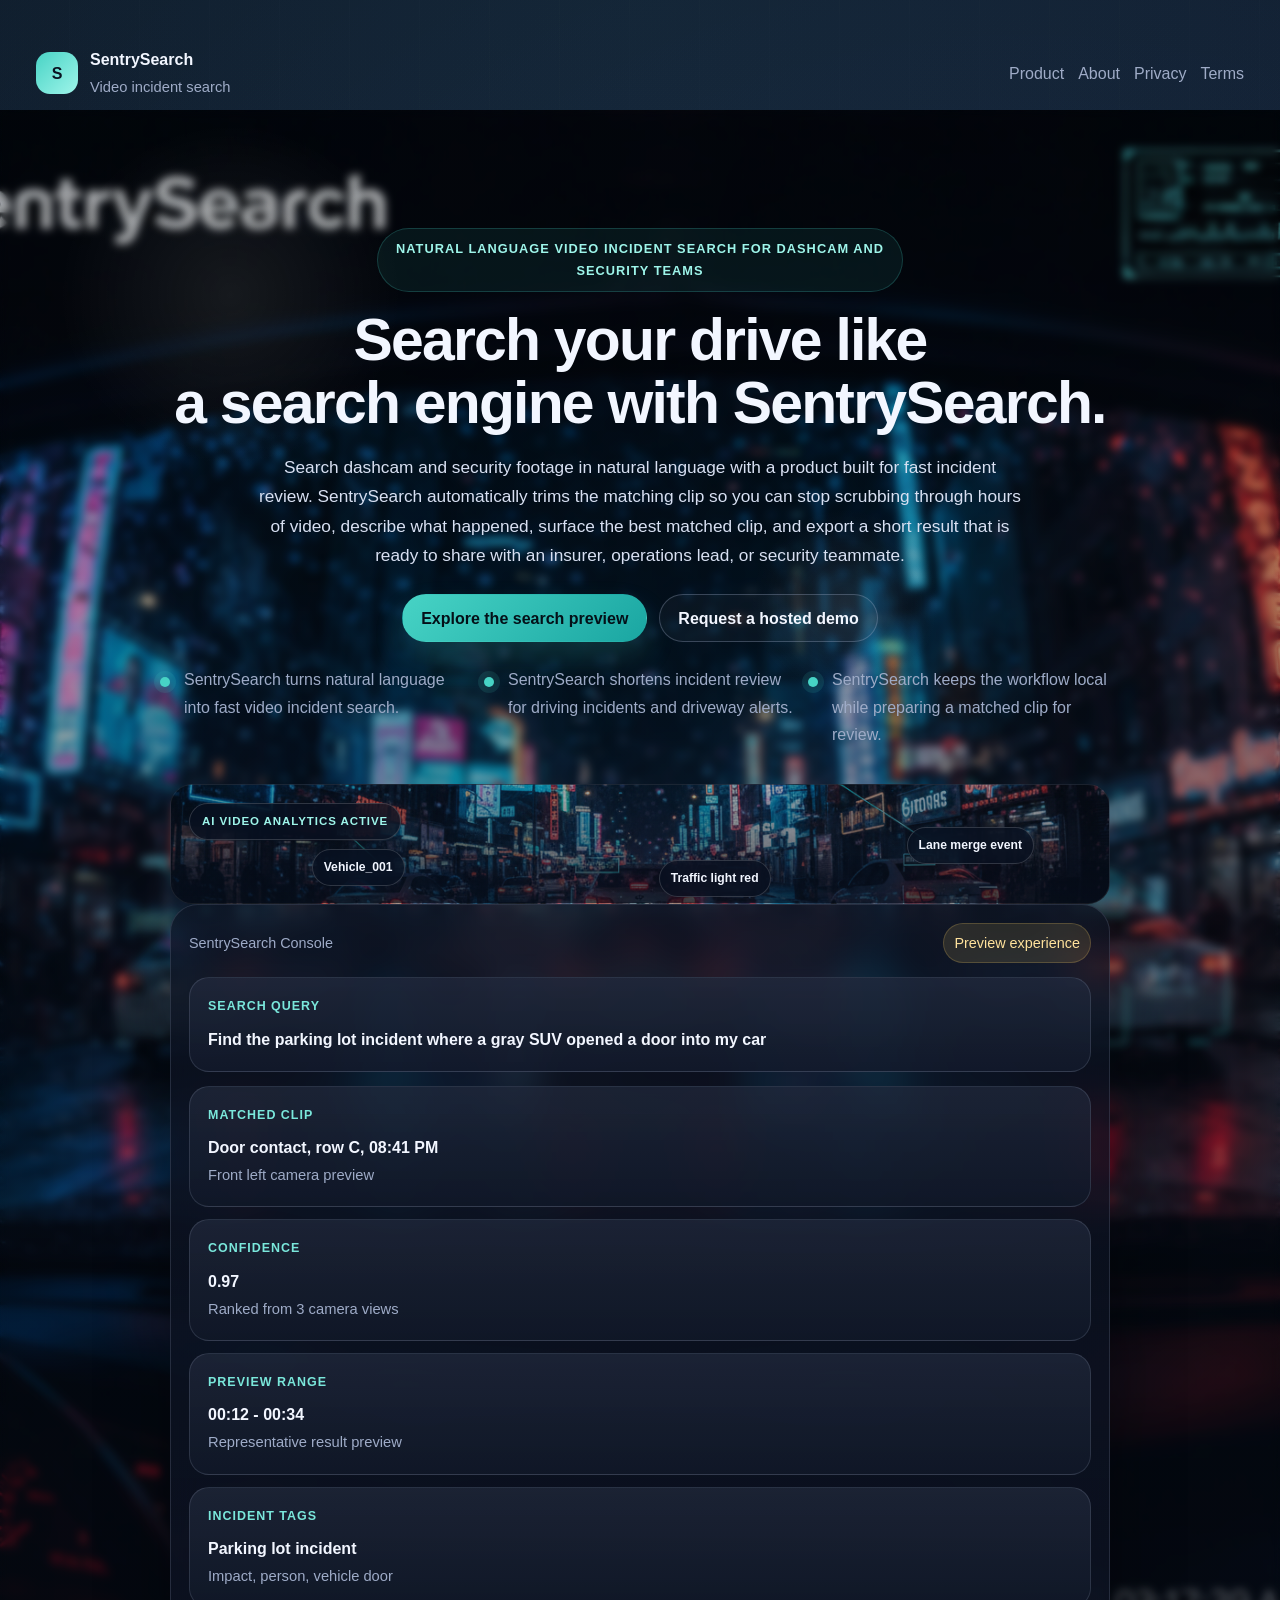
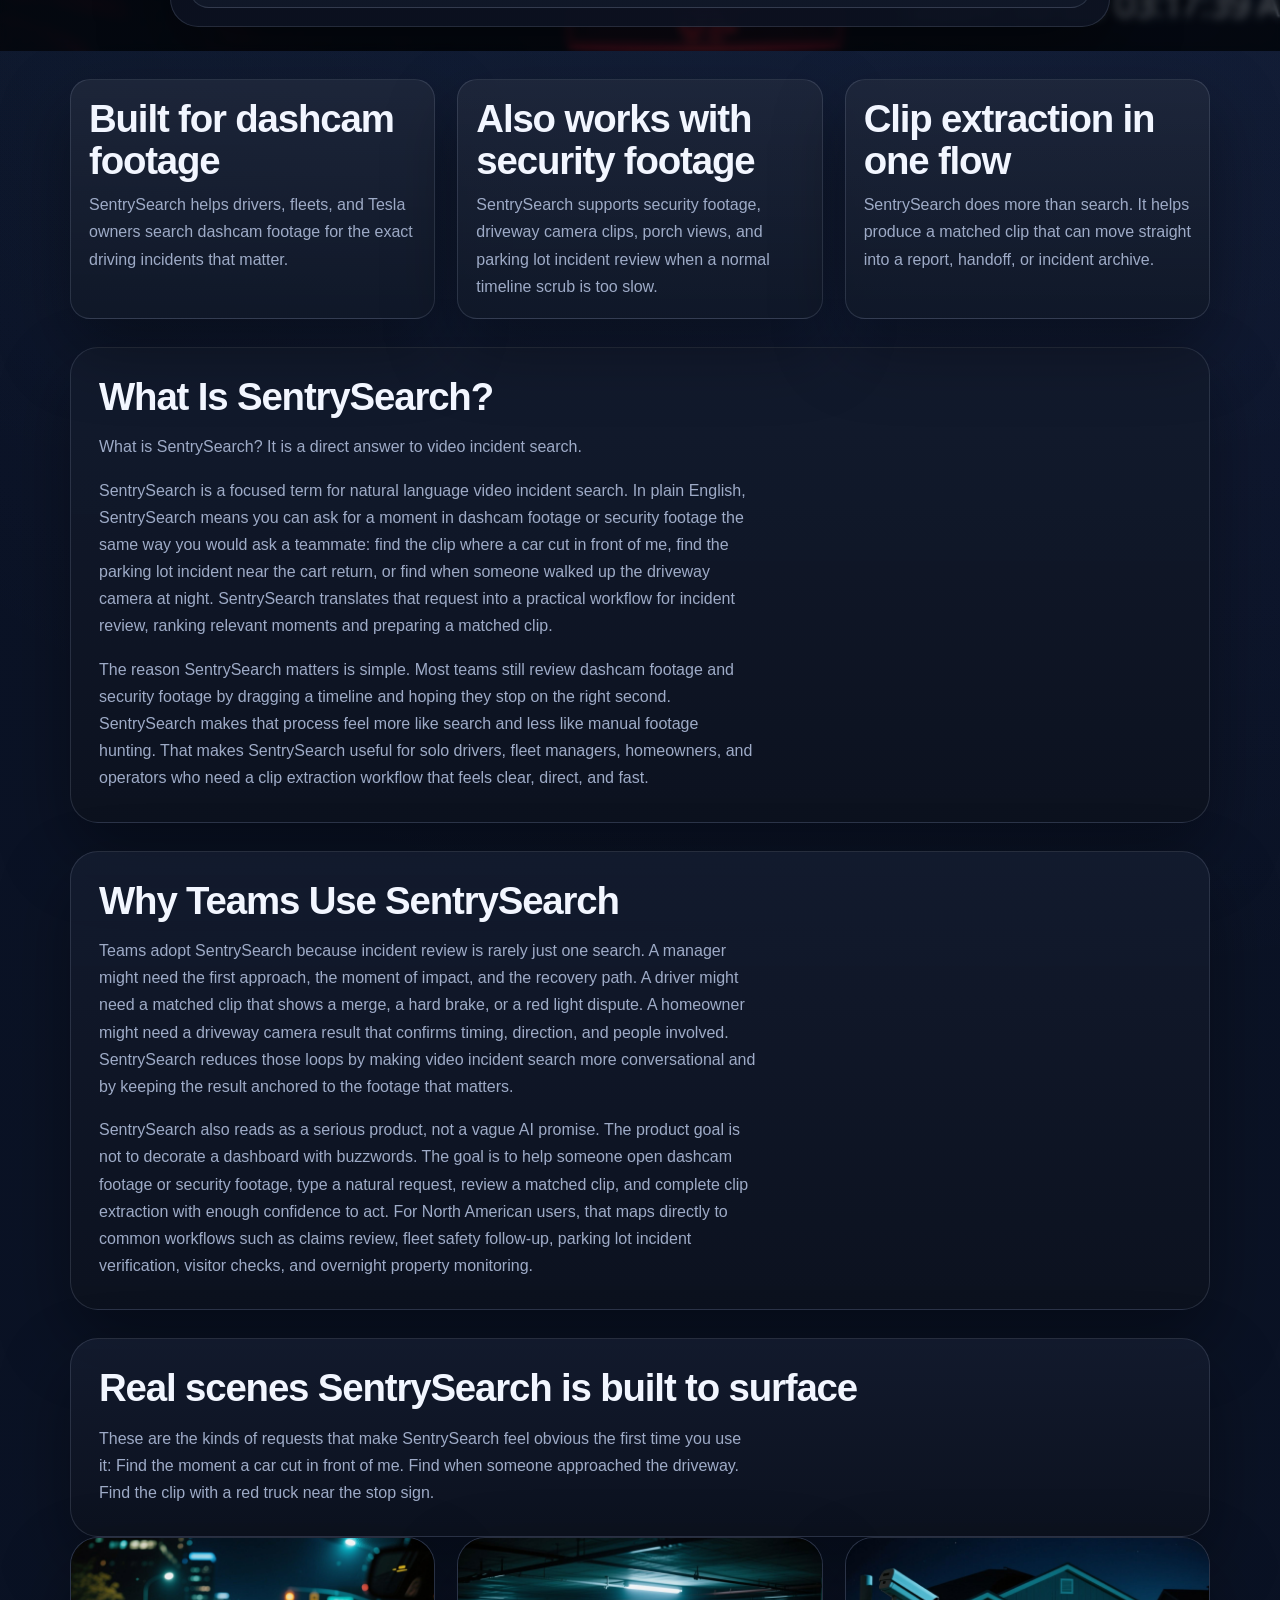
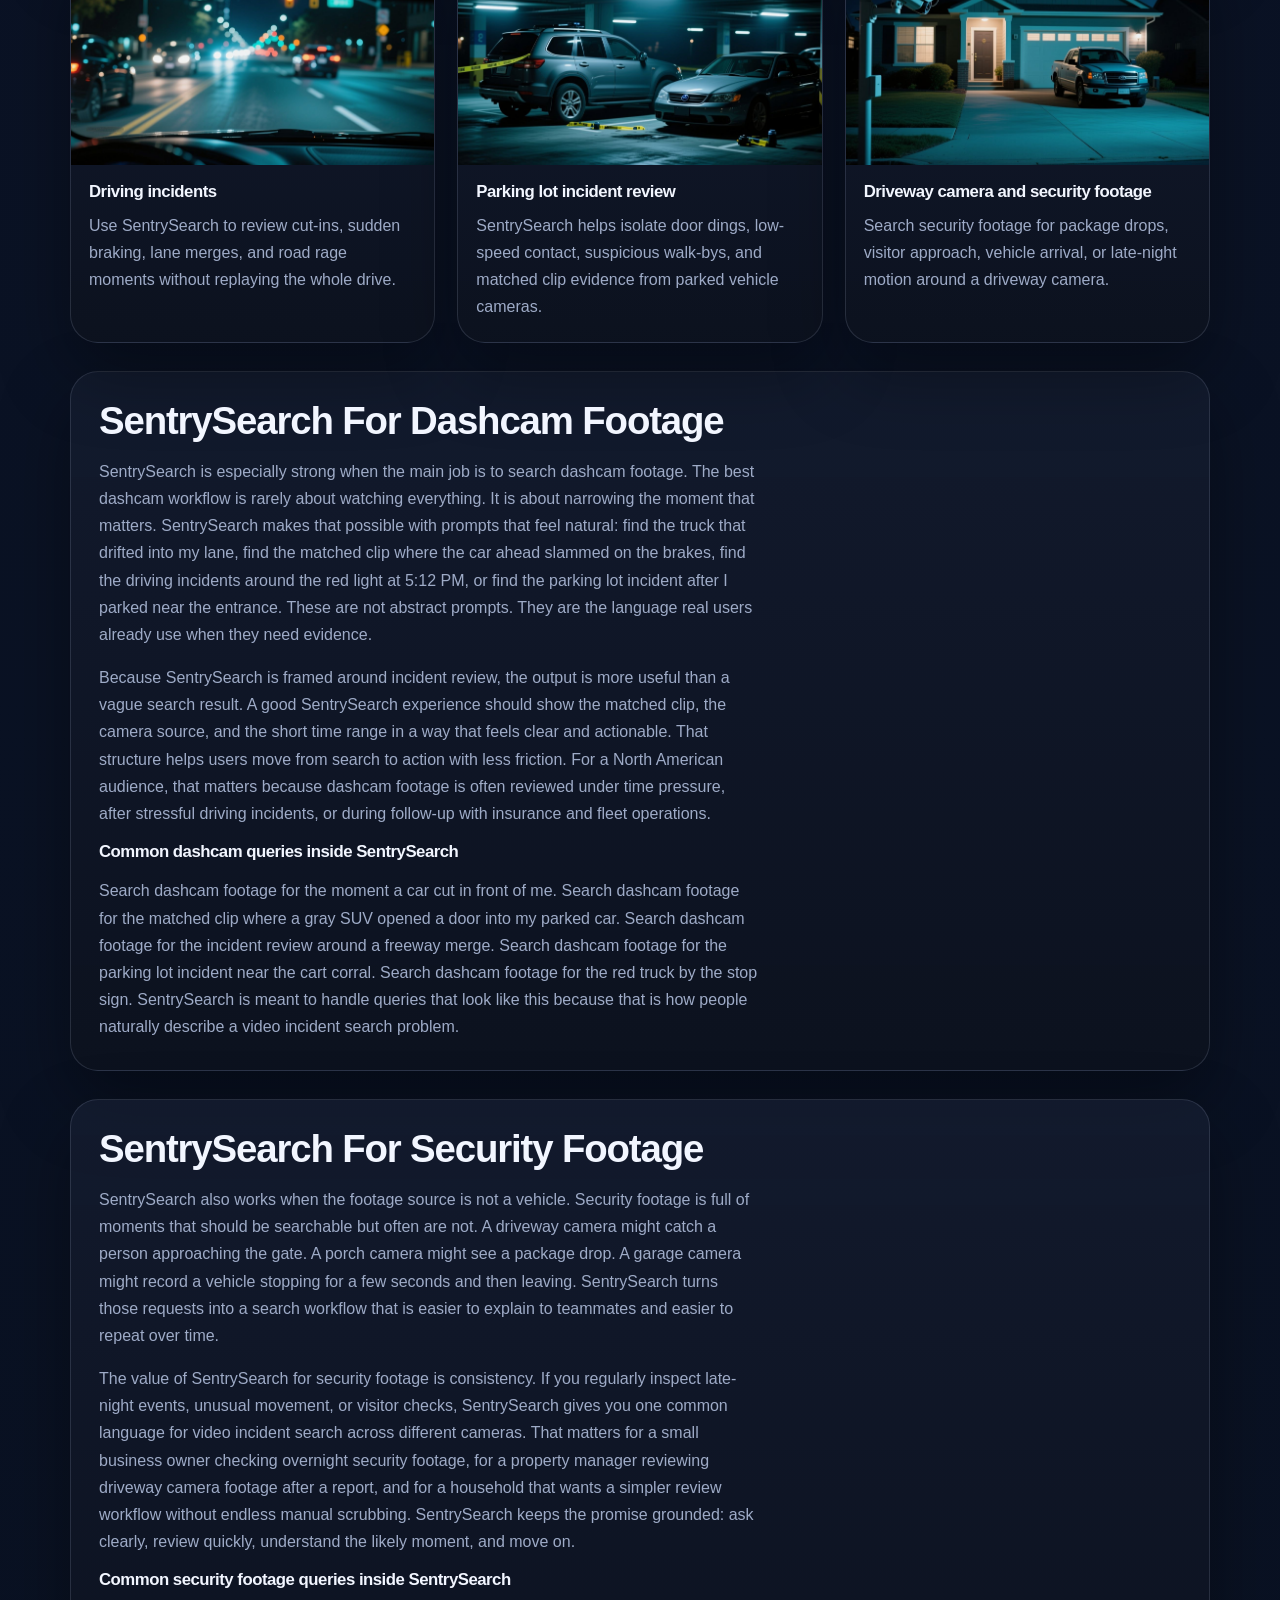
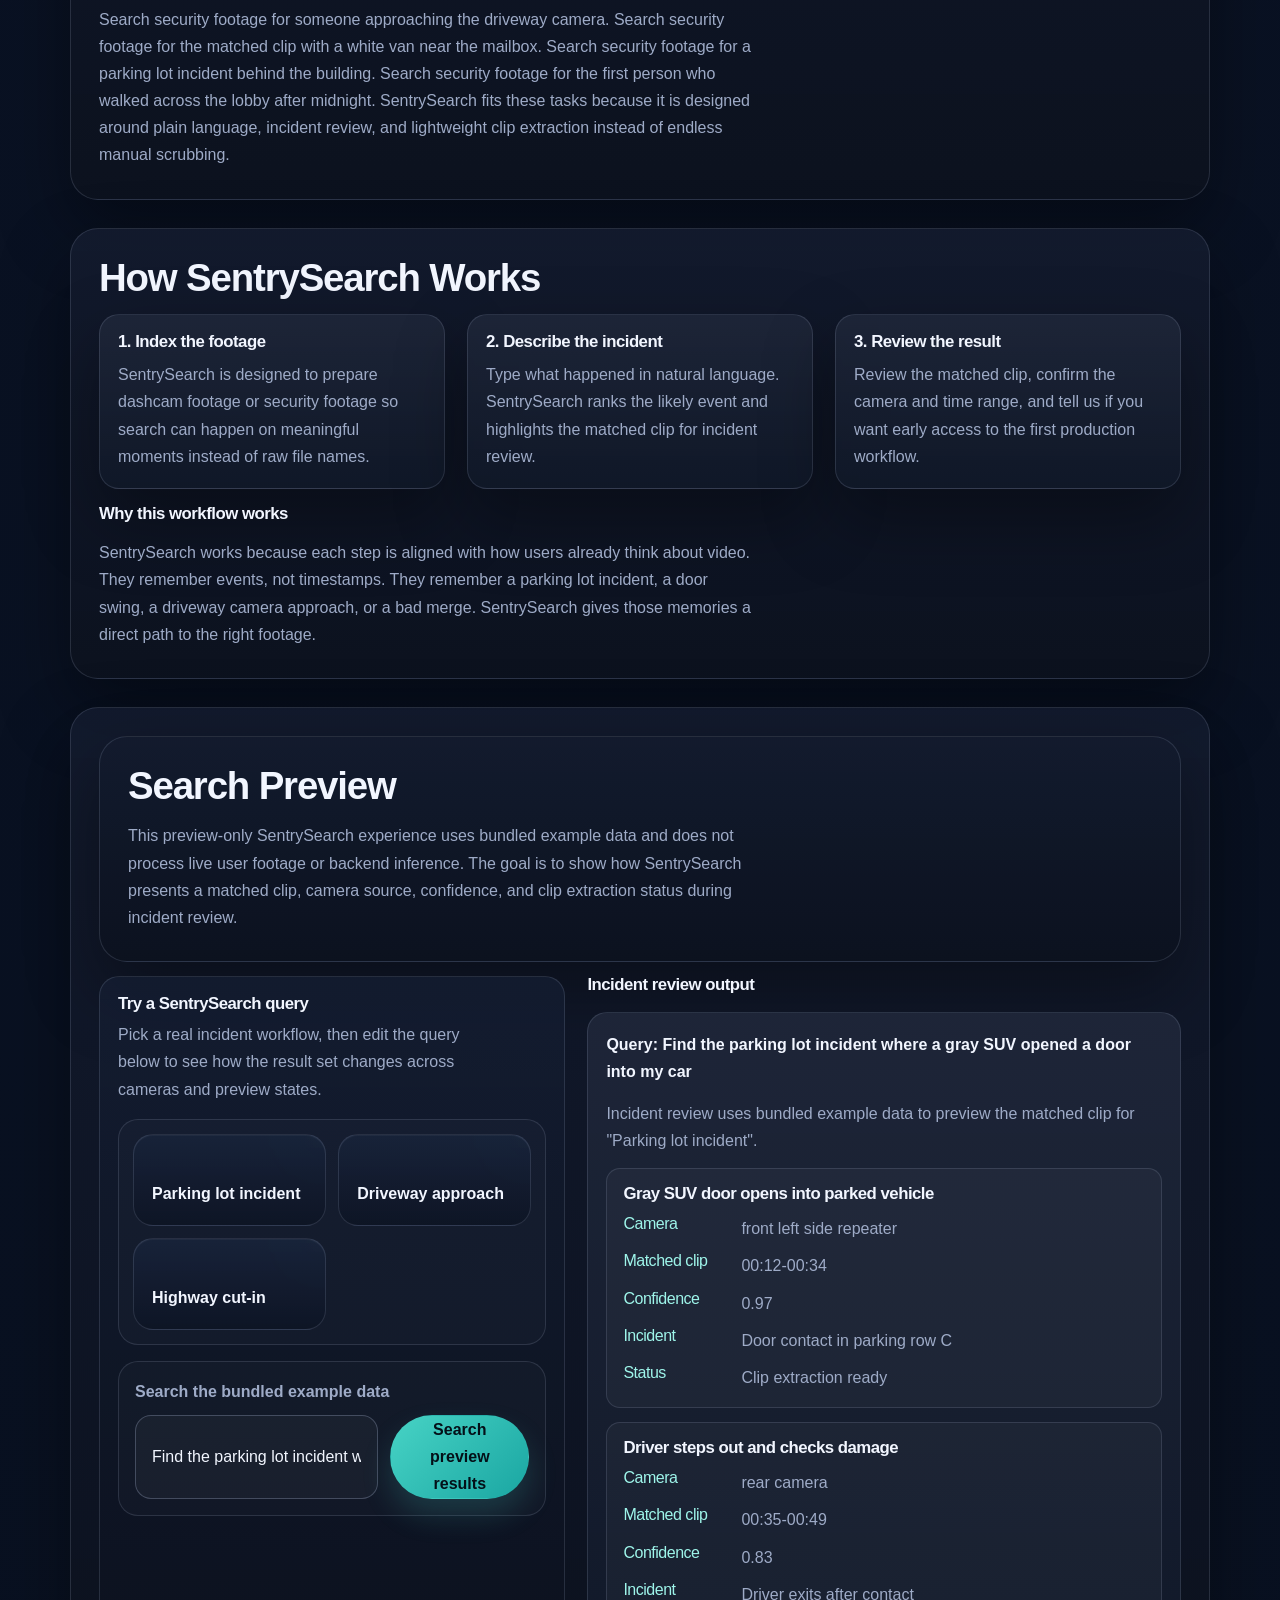
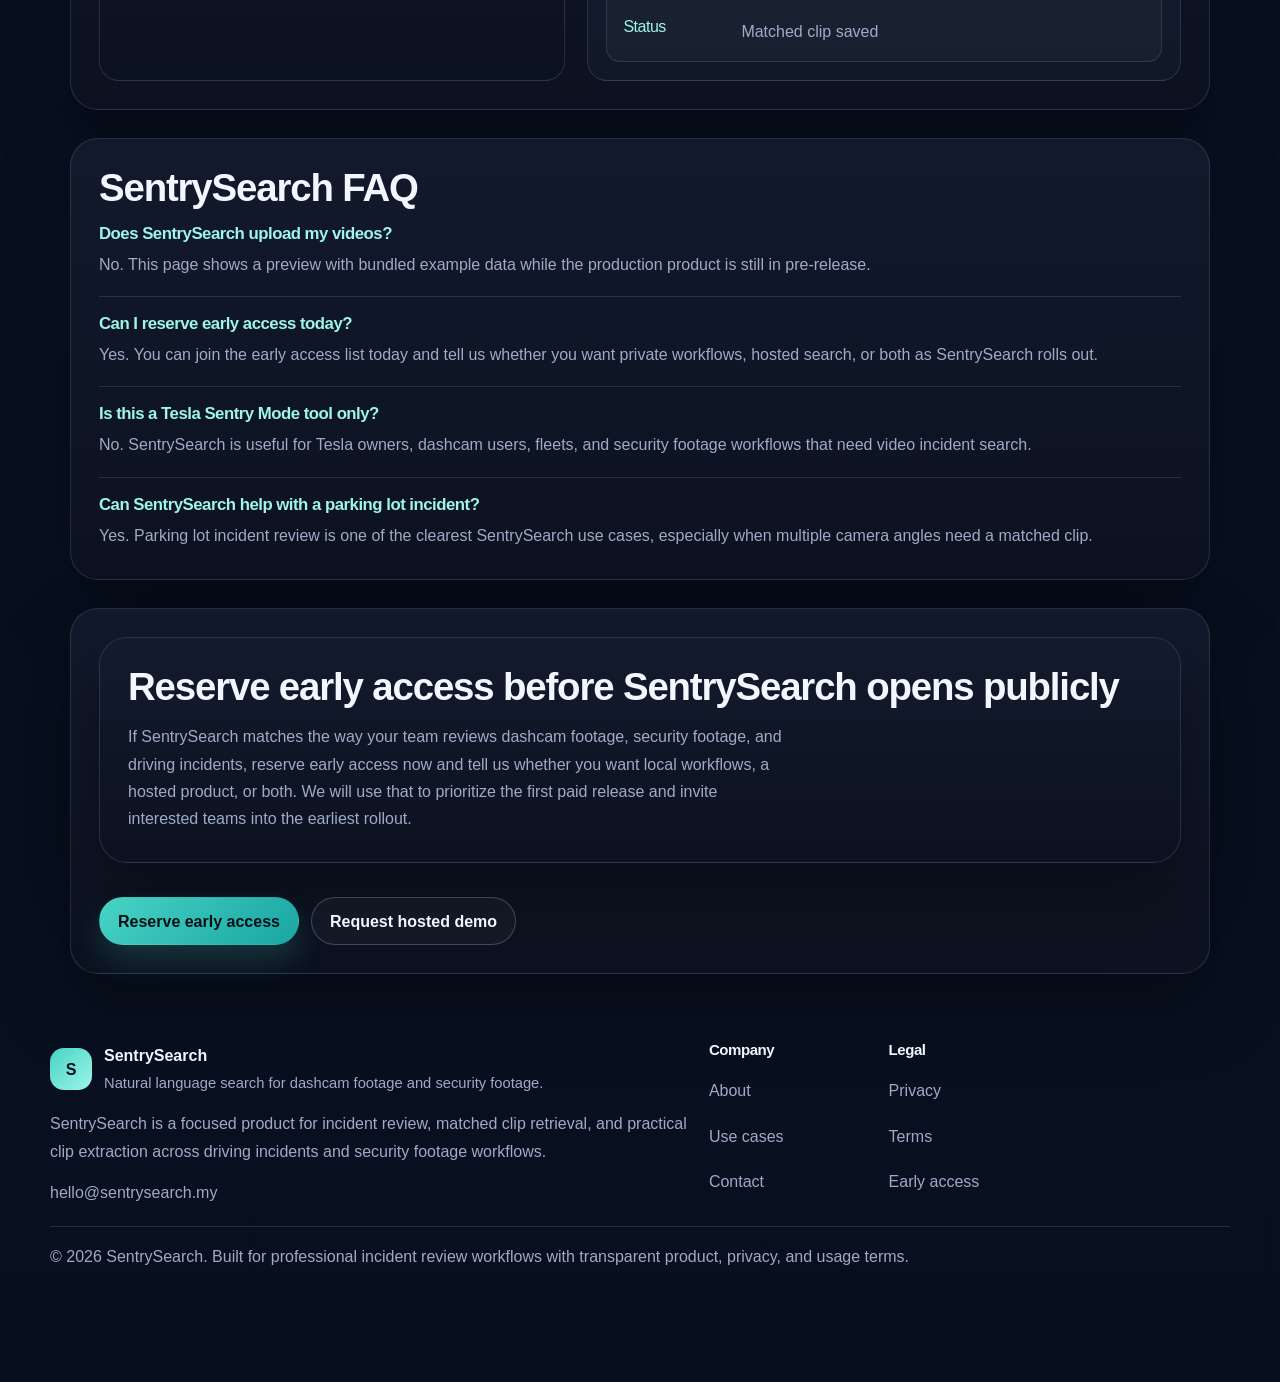
<file: landing/index.html>
<!DOCTYPE html>
<html lang="en">
  <head>
    <meta charset="UTF-8" />
    <meta name="viewport" content="width=device-width, initial-scale=1.0" />
    <title>SentrySearch: Smart Video Search for Dashcams</title>
    <meta
      name="description"
      content="SentrySearch searches dashcam and security footage in natural language and automatically trims the matching clip."
    />
    <link rel="canonical" href="https://sentrysearch.my/" />
    <meta
      property="og:title"
      content="SentrySearch: Search Dashcam and Security Video with Natural Language"
    />
    <meta
      property="og:description"
      content="SentrySearch introduces a new way to search dashcam footage and security footage in natural language, helping early users review driving incidents faster."
    />
    <meta property="og:type" content="website" />
    <meta property="og:url" content="https://sentrysearch.my/" />
    <link rel="stylesheet" href="./styles.css" />
    <script defer src="./app.js"></script>
  </head>
  <body>
    <main class="page-shell">
      <header class="site-header">
        <a class="brand-mark" href="./index.html" aria-label="SentrySearch home">
          <span class="brand-badge">S</span>
          <span class="brand-copy">
            <strong>SentrySearch</strong>
            <span>Video incident search</span>
          </span>
        </a>
        <nav class="site-nav" aria-label="Primary navigation">
          <a href="#definition">Product</a>
          <a href="./about.html">About</a>
          <a href="./privacy.html">Privacy</a>
          <a href="./terms.html">Terms</a>
        </nav>
      </header>

      <section id="hero" class="hero" aria-labelledby="hero-title">
        <div class="hero-stage">
          <div class="hero-backdrop" aria-hidden="true"></div>
          <div class="hero-grid">
            <div class="hero-copy">
              <p class="eyebrow">Natural language video incident search for dashcam and security teams</p>
              <h1 id="hero-title">
                <span class="hero-line">Search your drive like</span>
                <span class="hero-line">a search engine with SentrySearch.</span>
              </h1>
              <p class="lede">
                Search dashcam and security footage in natural language with a product built for
                fast incident review. SentrySearch automatically trims the matching clip so you can
                stop scrubbing through hours of video, describe what happened, surface the best
                matched clip, and export a short result that is ready to share with an insurer,
                operations lead, or security teammate.
              </p>
              <div class="hero-actions" aria-label="Primary calls to action">
                <a href="#sample-search">Explore the search preview</a>
                <a href="mailto:hello@sentrysearch.my?subject=SentrySearch%20hosted%20demo&body=Hi%20SentrySearch%2C%20I%20want%20to%20request%20a%20hosted%20demo.">Request a hosted demo</a>
              </div>
              <ul class="hero-points" aria-label="Key product benefits">
                <li>SentrySearch turns natural language into fast video incident search.</li>
                <li>SentrySearch shortens incident review for driving incidents and driveway alerts.</li>
                <li>SentrySearch keeps the workflow local while preparing a matched clip for review.</li>
              </ul>
            </div>
          </div>

          <div class="hero-showcase">
            <div class="hero-visual">
              <div class="visual-chip">AI video analytics active</div>
              <div class="visual-tag tag-one">Vehicle_001</div>
              <div class="visual-tag tag-two">Traffic light red</div>
              <div class="visual-tag tag-three">Lane merge event</div>
            </div>

            <aside class="hero-panel" aria-label="SentrySearch product preview">
              <div class="panel-topbar">
                <span>SentrySearch Console</span>
                <span class="panel-status">Preview experience</span>
              </div>
              <div class="panel-query">
                <p class="panel-label">Search query</p>
                <strong>Find the parking lot incident where a gray SUV opened a door into my car</strong>
              </div>
              <div class="panel-stack">
                <section class="metric-card">
                  <p class="panel-label">Matched clip</p>
                  <strong>Door contact, row C, 08:41 PM</strong>
                  <span>Front left camera preview</span>
                </section>
                <section class="metric-card">
                  <p class="panel-label">Confidence</p>
                  <strong>0.97</strong>
                  <span>Ranked from 3 camera views</span>
                </section>
                <section class="metric-card">
                  <p class="panel-label">Preview range</p>
                  <strong>00:12 - 00:34</strong>
                  <span>Representative result preview</span>
                </section>
                <section class="metric-card">
                  <p class="panel-label">Incident tags</p>
                  <strong>Parking lot incident</strong>
                  <span>Impact, person, vehicle door</span>
                </section>
              </div>
            </aside>
          </div>
        </div>
      </section>

      <section class="proof-strip" aria-label="Proof points">
        <div class="proof-grid">
          <article class="proof-card">
            <h2>Built for dashcam footage</h2>
            <p>
              SentrySearch helps drivers, fleets, and Tesla owners search dashcam footage for the
              exact driving incidents that matter.
            </p>
          </article>
          <article class="proof-card">
            <h2>Also works with security footage</h2>
            <p>
              SentrySearch supports security footage, driveway camera clips, porch views, and
              parking lot incident review when a normal timeline scrub is too slow.
            </p>
          </article>
          <article class="proof-card">
            <h2>Clip extraction in one flow</h2>
            <p>
              SentrySearch does more than search. It helps produce a matched clip that can move
              straight into a report, handoff, or incident archive.
            </p>
          </article>
        </div>
      </section>

      <section id="definition" class="seo-section" aria-labelledby="definition-title">
        <div class="section-copy">
          <h2 id="definition-title">What Is SentrySearch?</h2>
          <p class="micro-copy">What is SentrySearch? It is a direct answer to video incident search.</p>
          <p>
            SentrySearch is a focused term for natural language video incident search. In plain
            English, SentrySearch means you can ask for a moment in dashcam footage or security
            footage the same way you would ask a teammate: find the clip where a car cut in front
            of me, find the parking lot incident near the cart return, or find when someone walked
            up the driveway camera at night. SentrySearch translates that request into a practical
            workflow for incident review, ranking relevant moments and preparing a matched clip.
          </p>
          <p>
            The reason SentrySearch matters is simple. Most teams still review dashcam footage and
            security footage by dragging a timeline and hoping they stop on the right second.
            SentrySearch makes that process feel more like search and less like manual footage
            hunting. That makes SentrySearch useful for solo drivers, fleet managers, homeowners,
            and operators who need a clip extraction workflow that feels clear, direct, and fast.
          </p>
        </div>
      </section>

      <section id="why-use" class="seo-section" aria-labelledby="why-use-title">
        <div class="section-copy">
          <h2 id="why-use-title">Why Teams Use SentrySearch</h2>
          <p>
            Teams adopt SentrySearch because incident review is rarely just one search. A manager
            might need the first approach, the moment of impact, and the recovery path. A driver
            might need a matched clip that shows a merge, a hard brake, or a red light dispute. A
            homeowner might need a driveway camera result that confirms timing, direction, and
            people involved. SentrySearch reduces those loops by making video incident search more
            conversational and by keeping the result anchored to the footage that matters.
          </p>
          <p>
            SentrySearch also reads as a serious product, not a vague AI promise. The product goal
            is not to decorate a dashboard with buzzwords. The goal is to help someone open
            dashcam footage or security footage, type a natural request, review a matched clip, and
            complete clip extraction with enough confidence to act. For North American users, that
            maps directly to common workflows such as claims review, fleet safety follow-up,
            parking lot incident verification, visitor checks, and overnight property monitoring.
          </p>
        </div>
      </section>

      <section id="use-cases" class="scene-section" aria-labelledby="scene-title">
        <div class="section-copy">
          <h2 id="scene-title">Real scenes SentrySearch is built to surface</h2>
          <p>
            These are the kinds of requests that make SentrySearch feel obvious the first time you
            use it: Find the moment a car cut in front of me. Find when someone approached the
            driveway. Find the clip with a red truck near the stop sign.
          </p>
        </div>
        <div class="scene-grid">
          <article class="scene-card">
            <img
              src="./assets/driving-incidents.jpg"
              alt="Night highway scene representing dashcam footage search"
            />
            <div class="scene-copy">
              <h3>Driving incidents</h3>
              <p>
                Use SentrySearch to review cut-ins, sudden braking, lane merges, and road rage
                moments without replaying the whole drive.
              </p>
            </div>
          </article>
          <article class="scene-card">
            <img
              src="./assets/parking-incident.jpg"
              alt="Parking lot scene representing parking lot incident review"
            />
            <div class="scene-copy">
              <h3>Parking lot incident review</h3>
              <p>
                SentrySearch helps isolate door dings, low-speed contact, suspicious walk-bys, and
                matched clip evidence from parked vehicle cameras.
              </p>
            </div>
          </article>
          <article class="scene-card">
            <img
              src="./assets/driveway-security.jpg"
              alt="Driveway home camera scene representing security footage search"
            />
            <div class="scene-copy">
              <h3>Driveway camera and security footage</h3>
              <p>
                Search security footage for package drops, visitor approach, vehicle arrival, or
                late-night motion around a driveway camera.
              </p>
            </div>
          </article>
        </div>
      </section>

      <section id="dashcam" class="seo-section" aria-labelledby="dashcam-title">
        <div class="section-copy">
          <h2 id="dashcam-title">SentrySearch For Dashcam Footage</h2>
          <p>
            SentrySearch is especially strong when the main job is to search dashcam footage. The
            best dashcam workflow is rarely about watching everything. It is about narrowing the
            moment that matters. SentrySearch makes that possible with prompts that feel natural:
            find the truck that drifted into my lane, find the matched clip where the car ahead
            slammed on the brakes, find the driving incidents around the red light at 5:12 PM, or
            find the parking lot incident after I parked near the entrance. These are not abstract
            prompts. They are the language real users already use when they need evidence.
          </p>
          <p>
            Because SentrySearch is framed around incident review, the output is more useful than a
            vague search result. A good SentrySearch experience should show the matched clip, the
            camera source, and the short time range in a way that feels clear and actionable. That
            structure helps users move from search to action with less friction. For a North
            American audience, that matters because dashcam footage is often reviewed under time
            pressure, after stressful driving incidents, or during follow-up with insurance and
            fleet operations.
          </p>
          <h3>Common dashcam queries inside SentrySearch</h3>
          <p>
            Search dashcam footage for the moment a car cut in front of me. Search dashcam footage
            for the matched clip where a gray SUV opened a door into my parked car. Search dashcam
            footage for the incident review around a freeway merge. Search dashcam footage for the
            parking lot incident near the cart corral. Search dashcam footage for the red truck by
            the stop sign. SentrySearch is meant to handle queries that look like this because that
            is how people naturally describe a video incident search problem.
          </p>
        </div>
      </section>

      <section id="security" class="seo-section" aria-labelledby="security-title">
        <div class="section-copy">
          <h2 id="security-title">SentrySearch For Security Footage</h2>
          <p>
            SentrySearch also works when the footage source is not a vehicle. Security footage is
            full of moments that should be searchable but often are not. A driveway camera might
            catch a person approaching the gate. A porch camera might see a package drop. A garage
            camera might record a vehicle stopping for a few seconds and then leaving. SentrySearch
            turns those requests into a search workflow that is easier to explain to teammates and
            easier to repeat over time.
          </p>
          <p>
            The value of SentrySearch for security footage is consistency. If you regularly inspect
            late-night events, unusual movement, or visitor checks, SentrySearch gives you one
            common language for video incident search across different cameras. That matters for a
            small business owner checking overnight security footage, for a property manager
            reviewing driveway camera footage after a report, and for a household that wants a
            simpler review workflow without endless manual scrubbing. SentrySearch keeps the promise
            grounded: ask clearly, review quickly, understand the likely moment, and move on.
          </p>
          <h3>Common security footage queries inside SentrySearch</h3>
          <p>
            Search security footage for someone approaching the driveway camera. Search security
            footage for the matched clip with a white van near the mailbox. Search security footage
            for a parking lot incident behind the building. Search security footage for the first
            person who walked across the lobby after midnight. SentrySearch fits these tasks
            because it is designed around plain language, incident review, and lightweight clip
            extraction instead of endless manual scrubbing.
          </p>
        </div>
      </section>

      <section id="how-it-works" class="seo-section" aria-labelledby="how-it-works-title">
        <div class="section-copy">
          <h2 id="how-it-works-title">How SentrySearch Works</h2>
          <div class="steps-grid">
            <article class="step-card">
              <h3>1. Index the footage</h3>
              <p>
                SentrySearch is designed to prepare dashcam footage or security footage so search
                can happen on meaningful moments instead of raw file names.
              </p>
            </article>
            <article class="step-card">
              <h3>2. Describe the incident</h3>
              <p>
                Type what happened in natural language. SentrySearch ranks the likely event and
                highlights the matched clip for incident review.
              </p>
            </article>
            <article class="step-card">
              <h3>3. Review the result</h3>
              <p>
                Review the matched clip, confirm the camera and time range, and tell us if you want
                early access to the first production workflow.
              </p>
            </article>
          </div>
          <h4>Why this workflow works</h4>
          <p>
            SentrySearch works because each step is aligned with how users already think about
            video. They remember events, not timestamps. They remember a parking lot incident, a
            door swing, a driveway camera approach, or a bad merge. SentrySearch gives those
            memories a direct path to the right footage.
          </p>
        </div>
      </section>

      <section id="sample-search" class="seo-section" aria-labelledby="sample-search-title">
        <div class="demo-shell">
          <div class="section-copy">
            <h2 id="sample-search-title">Search Preview</h2>
            <p>
              This preview-only SentrySearch experience uses bundled example data and does not
              process live user footage or backend inference. The goal is to show how SentrySearch
              presents a matched clip, camera source, confidence, and clip extraction status during
              incident review.
            </p>
          </div>
          <div class="query-list">
            <div class="demo-layout">
              <div class="demo-column demo-workbench">
                <div class="demo-header">
                  <h3>Try a SentrySearch query</h3>
                  <p>
                    Pick a real incident workflow, then edit the query below to see how the result
                    set changes across cameras and preview states.
                  </p>
                </div>
                <div class="preset-shell">
                  <div id="sample-presets" aria-label="Sample search presets"></div>
                </div>
                <form id="sample-search-form" class="demo-form">
                  <label for="sample-query-input">Search the bundled example data</label>
                  <div class="input-row">
                    <input
                      id="sample-query-input"
                      name="query"
                      type="text"
                      autocomplete="off"
                      spellcheck="false"
                    />
                    <button type="submit">Search preview results</button>
                  </div>
                </form>
              </div>
              <div class="demo-column result-column">
                <h3>Incident review output</h3>
                <div id="sample-results" aria-live="polite"></div>
              </div>
            </div>
          </div>
        </div>
      </section>

      <section id="faq" class="seo-section" aria-labelledby="faq-title">
        <div class="section-copy">
          <h2 id="faq-title">SentrySearch FAQ</h2>
          <dl class="faq-list">
            <div>
              <dt><h3>Does SentrySearch upload my videos?</h3></dt>
              <dd>
                No. This page shows a preview with bundled example data while the production
                product is still in pre-release.
              </dd>
            </div>
            <div>
              <dt><h4>Can I reserve early access today?</h4></dt>
              <dd>
                Yes. You can join the early access list today and tell us whether you want private
                workflows, hosted search, or both as SentrySearch rolls out.
              </dd>
            </div>
            <div>
              <dt><h5>Is this a Tesla Sentry Mode tool only?</h5></dt>
              <dd>
                No. SentrySearch is useful for Tesla owners, dashcam users, fleets, and security
                footage workflows that need video incident search.
              </dd>
            </div>
            <div>
              <dt><h6>Can SentrySearch help with a parking lot incident?</h6></dt>
              <dd>
                Yes. Parking lot incident review is one of the clearest SentrySearch use cases,
                especially when multiple camera angles need a matched clip.
              </dd>
            </div>
          </dl>
        </div>
      </section>

      <section id="final-cta" class="cta-band" aria-labelledby="final-cta-title">
        <div class="cta-shell">
          <div class="section-copy">
            <h2 id="final-cta-title">Reserve early access before SentrySearch opens publicly</h2>
            <p>
              If SentrySearch matches the way your team reviews dashcam footage, security footage,
              and driving incidents, reserve early access now and tell us whether you want local
              workflows, a hosted product, or both. We will use that to prioritize the first paid
              release and invite interested teams into the earliest rollout.
            </p>
          </div>
          <nav aria-label="Final calls to action">
            <a href="mailto:hello@sentrysearch.my?subject=SentrySearch%20early%20access&body=Hi%20SentrySearch%2C%20I%20want%20to%20reserve%20early%20access%20for%20SentrySearch.">Reserve early access</a>
            <a href="mailto:hello@sentrysearch.my?subject=SentrySearch%20hosted%20demo&body=Hi%20SentrySearch%2C%20I%20want%20to%20request%20a%20hosted%20demo.">Request hosted demo</a>
          </nav>
        </div>
      </section>

      <footer class="site-footer">
        <div class="footer-grid">
          <div class="footer-brand">
            <a class="brand-mark" href="./index.html" aria-label="SentrySearch home">
              <span class="brand-badge">S</span>
              <span class="brand-copy">
                <strong>SentrySearch</strong>
                <span>Natural language search for dashcam footage and security footage.</span>
              </span>
            </a>
            <p>
              SentrySearch is a focused product for incident review, matched clip retrieval, and
              practical clip extraction across driving incidents and security footage workflows.
            </p>
            <p><a href="mailto:hello@sentrysearch.my">hello@sentrysearch.my</a></p>
          </div>
          <div class="footer-links">
            <div>
              <h3>Company</h3>
              <a href="./about.html">About</a>
              <a href="./index.html#why-use">Use cases</a>
              <a href="mailto:hello@sentrysearch.my">Contact</a>
            </div>
            <div>
              <h3>Legal</h3>
              <a href="./privacy.html">Privacy</a>
              <a href="./terms.html">Terms</a>
              <a href="mailto:hello@sentrysearch.my?subject=SentrySearch%20early%20access&body=Hi%20SentrySearch%2C%20I%20want%20to%20reserve%20early%20access%20for%20SentrySearch.">Early access</a>
            </div>
          </div>
        </div>
        <p class="footer-meta">
          © 2026 SentrySearch. Built for professional incident review workflows with transparent
          product, privacy, and usage terms.
        </p>
      </footer>
    </main>
  </body>
</html>
</file>
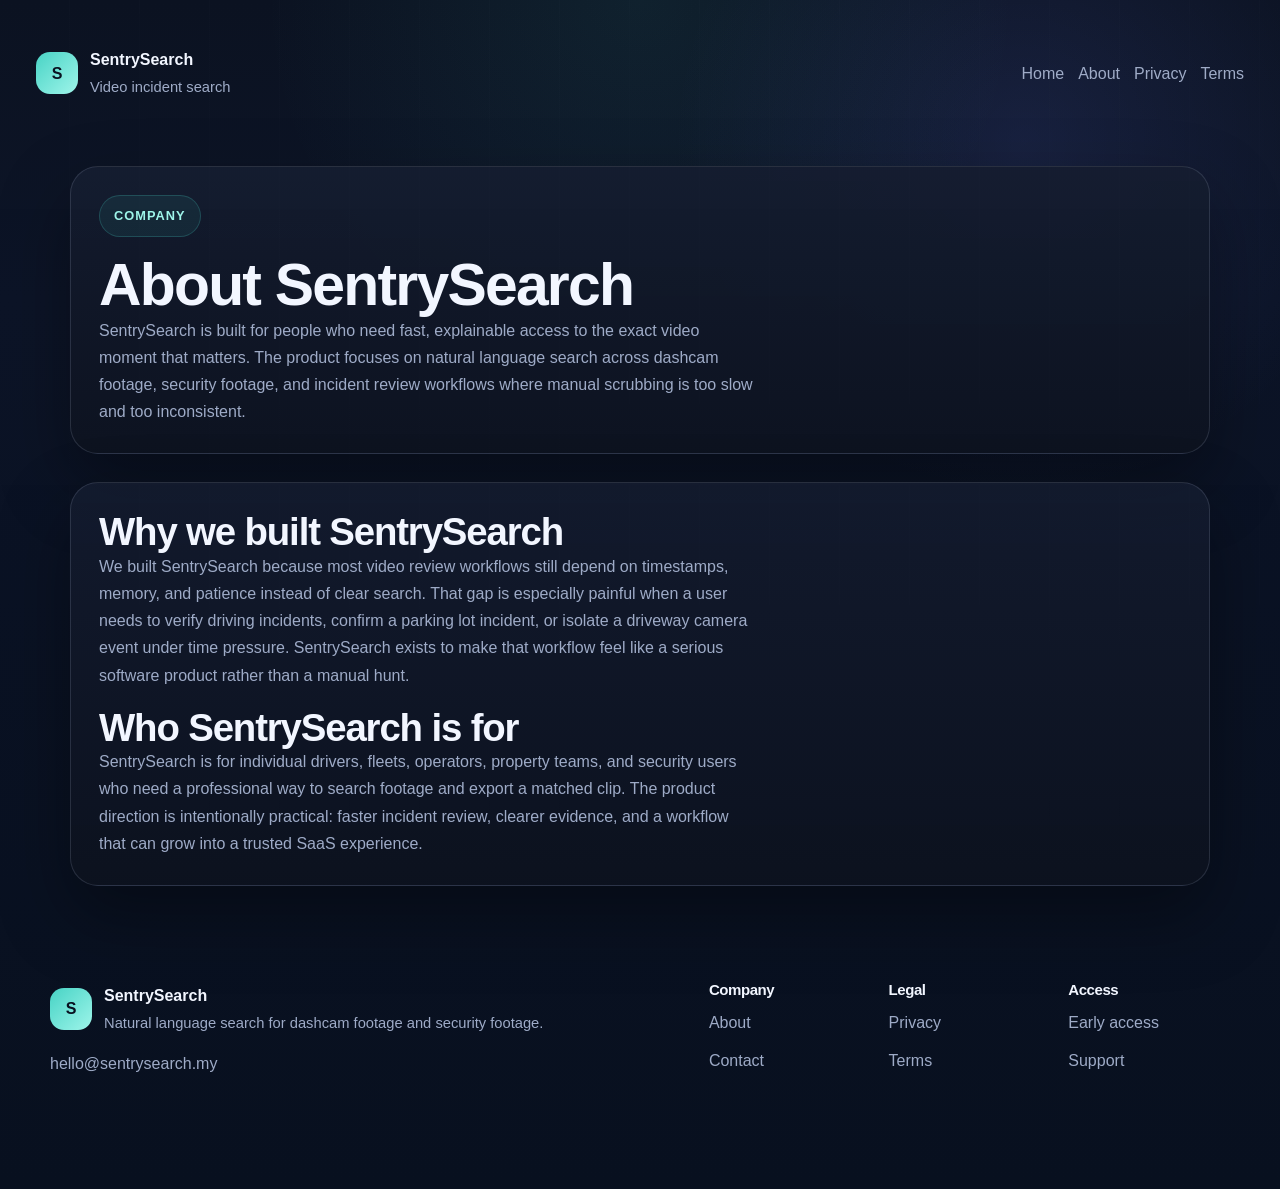
<file: landing/about.html>
<!DOCTYPE html>
<html lang="en">
  <head>
    <meta charset="UTF-8" />
    <meta name="viewport" content="width=device-width, initial-scale=1.0" />
    <title>About SentrySearch</title>
    <meta
      name="description"
      content="About SentrySearch, the product focused on natural language video incident search for dashcam footage and security footage."
    />
    <link rel="canonical" href="https://sentrysearch.my/about.html" />
    <link rel="stylesheet" href="./styles.css" />
  </head>
  <body>
    <main class="page-shell page-main">
      <header class="site-header">
        <a class="brand-mark" href="./index.html" aria-label="SentrySearch home">
          <span class="brand-badge">S</span>
          <span class="brand-copy">
            <strong>SentrySearch</strong>
            <span>Video incident search</span>
          </span>
        </a>
        <nav class="site-nav" aria-label="Primary navigation">
          <a href="./index.html">Home</a>
          <a href="./about.html">About</a>
          <a href="./privacy.html">Privacy</a>
          <a href="./terms.html">Terms</a>
        </nav>
      </header>

      <section class="legal-hero">
        <div class="legal-card">
          <p class="eyebrow">Company</p>
          <h1>About SentrySearch</h1>
          <p>
            SentrySearch is built for people who need fast, explainable access to the exact video
            moment that matters. The product focuses on natural language search across dashcam
            footage, security footage, and incident review workflows where manual scrubbing is too
            slow and too inconsistent.
          </p>
        </div>
      </section>

      <section class="legal-card">
        <h2>Why we built SentrySearch</h2>
        <p>
          We built SentrySearch because most video review workflows still depend on timestamps,
          memory, and patience instead of clear search. That gap is especially painful when a user
          needs to verify driving incidents, confirm a parking lot incident, or isolate a driveway
          camera event under time pressure. SentrySearch exists to make that workflow feel like a
          serious software product rather than a manual hunt.
        </p>
        <h2>Who SentrySearch is for</h2>
        <p>
          SentrySearch is for individual drivers, fleets, operators, property teams, and security
          users who need a professional way to search footage and export a matched clip. The
          product direction is intentionally practical: faster incident review, clearer evidence,
          and a workflow that can grow into a trusted SaaS experience.
        </p>
      </section>

      <footer class="site-footer">
        <div class="footer-grid">
          <div class="footer-brand">
            <a class="brand-mark" href="./index.html" aria-label="SentrySearch home">
              <span class="brand-badge">S</span>
              <span class="brand-copy">
                <strong>SentrySearch</strong>
                <span>Natural language search for dashcam footage and security footage.</span>
              </span>
            </a>
            <p><a href="mailto:hello@sentrysearch.my">hello@sentrysearch.my</a></p>
          </div>
          <div class="footer-links">
            <div>
              <h3>Company</h3>
              <a href="./about.html">About</a>
              <a href="mailto:hello@sentrysearch.my">Contact</a>
            </div>
            <div>
              <h3>Legal</h3>
              <a href="./privacy.html">Privacy</a>
              <a href="./terms.html">Terms</a>
            </div>
            <div>
              <h3>Access</h3>
              <a href="mailto:hello@sentrysearch.my?subject=SentrySearch%20early%20access&body=Hi%20SentrySearch%2C%20I%20want%20to%20reserve%20early%20access%20for%20SentrySearch.">Early access</a>
              <a href="mailto:hello@sentrysearch.my">Support</a>
            </div>
          </div>
        </div>
      </footer>
    </main>
  </body>
</html>
</file>
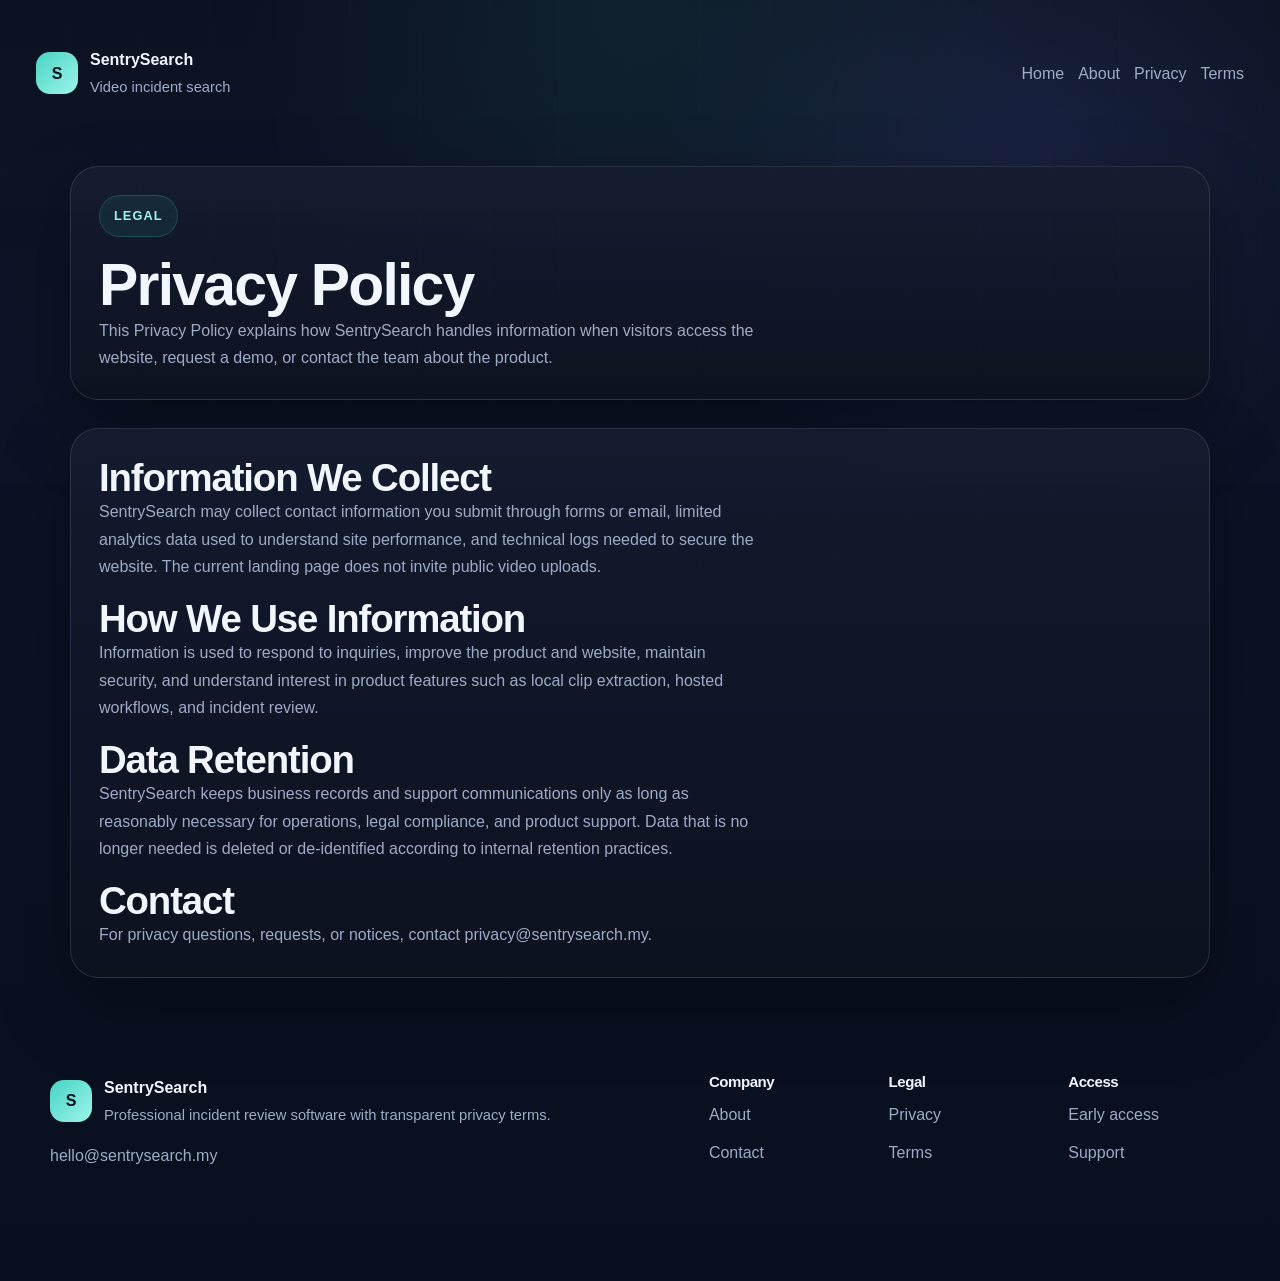
<file: landing/privacy.html>
<!DOCTYPE html>
<html lang="en">
  <head>
    <meta charset="UTF-8" />
    <meta name="viewport" content="width=device-width, initial-scale=1.0" />
    <title>SentrySearch Privacy Policy</title>
    <meta
      name="description"
      content="Read the SentrySearch Privacy Policy for information on data collection, usage, retention, and contact details."
    />
    <link rel="canonical" href="https://sentrysearch.my/privacy.html" />
    <link rel="stylesheet" href="./styles.css" />
  </head>
  <body>
    <main class="page-shell page-main">
      <header class="site-header">
        <a class="brand-mark" href="./index.html" aria-label="SentrySearch home">
          <span class="brand-badge">S</span>
          <span class="brand-copy">
            <strong>SentrySearch</strong>
            <span>Video incident search</span>
          </span>
        </a>
        <nav class="site-nav" aria-label="Primary navigation">
          <a href="./index.html">Home</a>
          <a href="./about.html">About</a>
          <a href="./privacy.html">Privacy</a>
          <a href="./terms.html">Terms</a>
        </nav>
      </header>

      <section class="legal-hero">
        <div class="legal-card">
          <p class="eyebrow">Legal</p>
          <h1>Privacy Policy</h1>
          <p>
            This Privacy Policy explains how SentrySearch handles information when visitors access
            the website, request a demo, or contact the team about the product.
          </p>
        </div>
      </section>

      <section class="legal-card">
        <h2>Information We Collect</h2>
        <p>
          SentrySearch may collect contact information you submit through forms or email, limited
          analytics data used to understand site performance, and technical logs needed to secure
          the website. The current landing page does not invite public video uploads.
        </p>
        <h2>How We Use Information</h2>
        <p>
          Information is used to respond to inquiries, improve the product and website, maintain
          security, and understand interest in product features such as local clip extraction,
          hosted workflows, and incident review.
        </p>
        <h2>Data Retention</h2>
        <p>
          SentrySearch keeps business records and support communications only as long as reasonably
          necessary for operations, legal compliance, and product support. Data that is no longer
          needed is deleted or de-identified according to internal retention practices.
        </p>
        <h2>Contact</h2>
        <p>
          For privacy questions, requests, or notices, contact
          <a href="mailto:privacy@sentrysearch.my">privacy@sentrysearch.my</a>.
        </p>
      </section>

      <footer class="site-footer">
        <div class="footer-grid">
          <div class="footer-brand">
            <a class="brand-mark" href="./index.html" aria-label="SentrySearch home">
              <span class="brand-badge">S</span>
              <span class="brand-copy">
                <strong>SentrySearch</strong>
                <span>Professional incident review software with transparent privacy terms.</span>
              </span>
            </a>
            <p><a href="mailto:hello@sentrysearch.my">hello@sentrysearch.my</a></p>
          </div>
          <div class="footer-links">
            <div>
              <h3>Company</h3>
              <a href="./about.html">About</a>
              <a href="mailto:hello@sentrysearch.my">Contact</a>
            </div>
            <div>
              <h3>Legal</h3>
              <a href="./privacy.html">Privacy</a>
              <a href="./terms.html">Terms</a>
            </div>
            <div>
              <h3>Access</h3>
              <a href="mailto:hello@sentrysearch.my?subject=SentrySearch%20early%20access&body=Hi%20SentrySearch%2C%20I%20want%20to%20reserve%20early%20access%20for%20SentrySearch.">Early access</a>
              <a href="mailto:hello@sentrysearch.my">Support</a>
            </div>
          </div>
        </div>
      </footer>
    </main>
  </body>
</html>
</file>
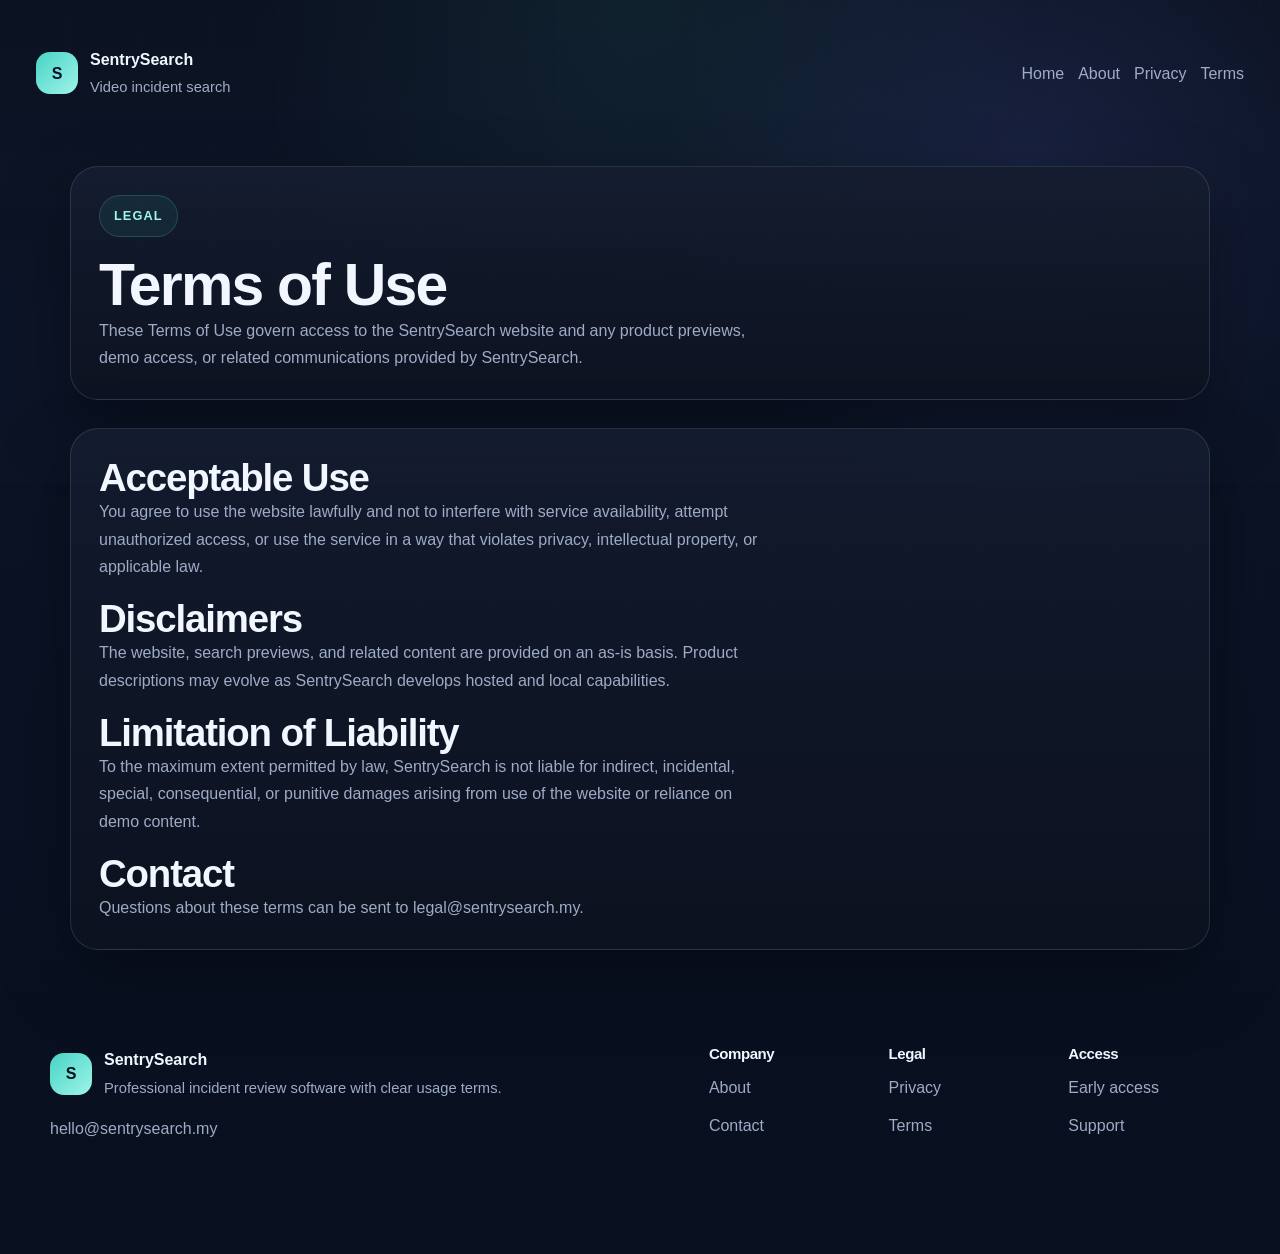
<file: landing/terms.html>
<!DOCTYPE html>
<html lang="en">
  <head>
    <meta charset="UTF-8" />
    <meta name="viewport" content="width=device-width, initial-scale=1.0" />
    <title>SentrySearch Terms of Use</title>
    <meta
      name="description"
      content="Read the SentrySearch Terms of Use, including acceptable use, disclaimers, and limitation of liability."
    />
    <link rel="canonical" href="https://sentrysearch.my/terms.html" />
    <link rel="stylesheet" href="./styles.css" />
  </head>
  <body>
    <main class="page-shell page-main">
      <header class="site-header">
        <a class="brand-mark" href="./index.html" aria-label="SentrySearch home">
          <span class="brand-badge">S</span>
          <span class="brand-copy">
            <strong>SentrySearch</strong>
            <span>Video incident search</span>
          </span>
        </a>
        <nav class="site-nav" aria-label="Primary navigation">
          <a href="./index.html">Home</a>
          <a href="./about.html">About</a>
          <a href="./privacy.html">Privacy</a>
          <a href="./terms.html">Terms</a>
        </nav>
      </header>

      <section class="legal-hero">
        <div class="legal-card">
          <p class="eyebrow">Legal</p>
          <h1>Terms of Use</h1>
          <p>
            These Terms of Use govern access to the SentrySearch website and any product previews,
            demo access, or related communications provided by SentrySearch.
          </p>
        </div>
      </section>

      <section class="legal-card">
        <h2>Acceptable Use</h2>
        <p>
          You agree to use the website lawfully and not to interfere with service availability,
          attempt unauthorized access, or use the service in a way that violates privacy,
          intellectual property, or applicable law.
        </p>
        <h2>Disclaimers</h2>
        <p>
          The website, search previews, and related content are provided on an as-is basis. Product
          descriptions may evolve as SentrySearch develops hosted and local capabilities.
        </p>
        <h2>Limitation of Liability</h2>
        <p>
          To the maximum extent permitted by law, SentrySearch is not liable for indirect,
          incidental, special, consequential, or punitive damages arising from use of the website
          or reliance on demo content.
        </p>
        <h2>Contact</h2>
        <p>
          Questions about these terms can be sent to
          <a href="mailto:legal@sentrysearch.my">legal@sentrysearch.my</a>.
        </p>
      </section>

      <footer class="site-footer">
        <div class="footer-grid">
          <div class="footer-brand">
            <a class="brand-mark" href="./index.html" aria-label="SentrySearch home">
              <span class="brand-badge">S</span>
              <span class="brand-copy">
                <strong>SentrySearch</strong>
                <span>Professional incident review software with clear usage terms.</span>
              </span>
            </a>
            <p><a href="mailto:hello@sentrysearch.my">hello@sentrysearch.my</a></p>
          </div>
          <div class="footer-links">
            <div>
              <h3>Company</h3>
              <a href="./about.html">About</a>
              <a href="mailto:hello@sentrysearch.my">Contact</a>
            </div>
            <div>
              <h3>Legal</h3>
              <a href="./privacy.html">Privacy</a>
              <a href="./terms.html">Terms</a>
            </div>
            <div>
              <h3>Access</h3>
              <a href="mailto:hello@sentrysearch.my?subject=SentrySearch%20early%20access&body=Hi%20SentrySearch%2C%20I%20want%20to%20reserve%20early%20access%20for%20SentrySearch.">Early access</a>
              <a href="mailto:hello@sentrysearch.my">Support</a>
            </div>
          </div>
        </div>
      </footer>
    </main>
  </body>
</html>
</file>
<file: landing/styles.css>
:root {
  color-scheme: dark;
  --bg:#0b1326;
  --bg-alt:#0f1830;
  --panel:#131b2e;
  --panel-high:#222a3d;
  --panel-soft:#182238;
  --text:#f2f6ff;
  --muted:#9eabc7;
  --line:rgba(158, 171, 199, 0.18);
  --line-strong:rgba(158, 171, 199, 0.32);
  --accent:#47d3c5;
  --accent-strong:#1aa6a2;
  --accent-soft:rgba(71, 211, 197, 0.12);
  --warning:#ffd166;
  --shadow:0 30px 70px rgba(0, 0, 0, 0.35);
  --radius-xl:28px;
  --radius-lg:20px;
  --radius-md:14px;
  --radius-pill:999px;
  --content-width:1180px;
}

*,
*::before,
*::after {
  box-sizing: border-box;
}

html {
  scroll-behavior: smooth;
}

body {
  margin: 0;
  min-width: 320px;
  color: var(--text);
  font: 16px/1.7 "Inter", "Segoe UI", sans-serif;
  background:
    radial-gradient(circle at top, rgba(71, 211, 197, 0.08), transparent 28%),
    radial-gradient(circle at 80% 12%, rgba(108, 128, 255, 0.12), transparent 24%),
    linear-gradient(180deg, #09101f 0%, var(--bg) 25%, #08101f 100%);
}

body::before {
  content: "";
  position: fixed;
  inset: 0;
  pointer-events: none;
  background:
    linear-gradient(rgba(255, 255, 255, 0.02), rgba(255, 255, 255, 0.02)),
    repeating-linear-gradient(
      90deg,
      transparent 0,
      transparent 69px,
      rgba(255, 255, 255, 0.02) 70px
    );
  mask-image: linear-gradient(180deg, rgba(0, 0, 0, 0.65), rgba(0, 0, 0, 0));
}

a {
  color: inherit;
  text-decoration: none;
}

img {
  display: block;
  max-width: 100%;
}

h1,
h2,
h3,
h4,
h5,
h6,
dt {
  margin: 0;
  line-height: 1.08;
  letter-spacing: -0.03em;
}

h1 {
  font-size: clamp(2.35rem, 4.6vw, 4.2rem);
  max-width: none;
}

.hero-line {
  display: block;
  white-space: normal;
}

h2 {
  font-size: clamp(1.8rem, 3vw, 2.7rem);
}

h3,
h4,
h5,
h6 {
  font-size: 1.05rem;
}

p {
  margin: 0;
  max-width: 74ch;
  color: var(--muted);
}

main {
  overflow: visible;
}

.page-shell {
  width: min(100%, var(--content-width));
  margin: 0 auto;
  padding: 28px 20px 90px;
}

.site-header,
.site-footer {
  width: 100vw;
  margin-left: calc(50% - 50vw);
  margin-right: calc(50% - 50vw);
  border: 0;
  background: transparent;
  box-shadow: none;
}

.site-header {
  display: flex;
  align-items: center;
  justify-content: space-between;
  gap: 18px;
  padding: 18px 36px 10px;
  border-radius: 0;
}

.brand-mark {
  display: inline-flex;
  align-items: center;
  gap: 12px;
}

.brand-badge {
  display: inline-flex;
  align-items: center;
  justify-content: center;
  width: 42px;
  height: 42px;
  border-radius: 14px;
  background: linear-gradient(135deg, var(--accent), #9ef5ea);
  color: #08101f;
  font-weight: 800;
}

.brand-copy {
  display: grid;
  gap: 2px;
}

.brand-copy strong {
  color: var(--text);
}

.brand-copy span {
  color: var(--muted);
  font-size: 0.92rem;
}

.site-nav {
  display: flex;
  flex-wrap: wrap;
  gap: 14px;
}

.site-nav a,
.footer-links a {
  color: var(--muted);
}

.site-nav a:hover,
.footer-links a:hover {
  color: var(--text);
}

.hero,
.proof-strip,
.seo-section,
.scene-section,
.cta-band {
  padding-top: 28px;
}

.hero {
  width: 100vw;
  margin-left: calc(50% - 50vw);
  margin-right: calc(50% - 50vw);
  padding-top: 0;
}

.hero-grid,
.proof-grid,
.scene-grid,
.steps-grid,
.demo-layout {
  display: grid;
  gap: 22px;
}

.hero-grid {
  grid-template-columns: 1fr;
  justify-items: center;
}

.hero-copy,
.hero-panel,
.proof-card,
.scene-card,
.step-card,
.demo-shell,
.cta-shell,
.section-copy {
  border: 1px solid var(--line);
  background: linear-gradient(180deg, rgba(19, 27, 46, 0.94), rgba(12, 18, 31, 0.98));
  box-shadow: var(--shadow);
}

.hero-copy,
.hero-panel,
.demo-shell,
.cta-shell,
.section-copy {
  border-radius: var(--radius-xl);
}

.hero-stage {
  position: relative;
  overflow: hidden;
  width: 100vw;
  margin-left: calc(50% - 50vw);
  margin-right: calc(50% - 50vw);
  padding: 46px 0 24px;
  border: 0;
  border-radius: 0;
  background:
    linear-gradient(180deg, rgba(6, 11, 22, 0.12), rgba(6, 11, 22, 0.46)),
    url("./assets/hero.png") center top / cover no-repeat;
  box-shadow: none;
}

.hero-backdrop {
  position: absolute;
  inset: 0;
  pointer-events: none;
  background:
    radial-gradient(circle at 18% 12%, rgba(255, 255, 255, 0.08), transparent 10%),
    radial-gradient(circle at 66% 32%, rgba(255, 255, 255, 0.08), transparent 7%),
    radial-gradient(circle at 78% 52%, rgba(255, 255, 255, 0.04), transparent 5%),
    linear-gradient(180deg, rgba(7, 12, 24, 0.03), rgba(7, 12, 24, 0.14));
  backdrop-filter: blur(4px);
}

.hero-copy {
  position: relative;
  z-index: 1;
  max-width: 1160px;
  padding: 72px 18px 18px;
  text-align: center;
  border: 0;
  background: transparent;
  box-shadow: none;
}

.eyebrow {
  display: inline-flex;
  width: fit-content;
  margin-bottom: 16px;
  padding: 9px 14px;
  border-radius: var(--radius-pill);
  border: 1px solid rgba(71, 211, 197, 0.22);
  background: rgba(71, 211, 197, 0.08);
  color: #9ef5ea;
  font-size: 0.8rem;
  font-weight: 700;
  letter-spacing: 0.08em;
  text-transform: uppercase;
}

.lede {
  margin-top: 18px;
  font-size: 1.08rem;
  max-width: 48rem;
  margin-inline: auto;
  color: #d8e0f2;
}

.hero-actions,
.cta-band nav {
  display: flex;
  flex-wrap: wrap;
  gap: 12px;
  margin-top: 24px;
}

.hero-actions {
  justify-content: center;
}

.hero-actions a,
.cta-band nav a,
.demo-form button,
#sample-presets button {
  display: inline-flex;
  align-items: center;
  justify-content: center;
  min-height: 48px;
  padding: 0 18px;
  border-radius: var(--radius-pill);
  border: 1px solid transparent;
  font: inherit;
  font-weight: 700;
  transition:
    transform 160ms ease,
    box-shadow 160ms ease,
    border-color 160ms ease,
    background-color 160ms ease;
}

.hero-actions a:first-child,
.cta-band nav a:first-child,
.demo-form button {
  background: linear-gradient(135deg, var(--accent), var(--accent-strong));
  color: #041018;
  box-shadow: 0 16px 30px rgba(71, 211, 197, 0.18);
}

.hero-actions a:last-child,
.cta-band nav a:last-child,
#sample-presets button {
  border-color: var(--line-strong);
  background: rgba(255, 255, 255, 0.03);
  color: var(--text);
}

.hero-actions a:hover,
.cta-band nav a:hover,
.demo-form button:hover,
#sample-presets button:hover,
.hero-actions a:focus-visible,
.cta-band nav a:focus-visible,
.demo-form button:focus-visible,
#sample-presets button:focus-visible {
  transform: translateY(-1px);
}

.hero-points {
  margin: 24px 0 0;
  padding: 0;
  list-style: none;
  display: grid;
  gap: 12px;
  grid-template-columns: repeat(3, minmax(0, 1fr));
  max-width: 960px;
  margin-inline: auto;
}

.hero-points li {
  position: relative;
  padding-left: 24px;
  color: var(--muted);
  text-align: left;
}

.hero-points li::before {
  content: "";
  position: absolute;
  left: 0;
  top: 0.65rem;
  width: 10px;
  height: 10px;
  border-radius: 50%;
  background: var(--accent);
  box-shadow: 0 0 0 6px var(--accent-soft);
}

.hero-showcase {
  position: relative;
  z-index: 1;
  display: grid;
  grid-template-columns: minmax(0, 940px);
  justify-content: center;
  gap: 0;
  margin-top: 18px;
  padding: 0 18px;
}

.hero-visual {
  position: relative;
  min-height: 120px;
  overflow: hidden;
  border: 1px solid rgba(255, 255, 255, 0.08);
  border-radius: 22px;
  background:
    linear-gradient(180deg, rgba(8, 16, 31, 0.32), rgba(8, 16, 31, 0.76)),
    url("./assets/hero.png") center / cover no-repeat;
}

.visual-chip,
.visual-tag {
  position: absolute;
  z-index: 1;
  border-radius: 999px;
  border: 1px solid rgba(255, 255, 255, 0.16);
  background: rgba(8, 16, 31, 0.74);
  backdrop-filter: blur(12px);
}

.visual-chip {
  top: 18px;
  left: 18px;
  padding: 8px 12px;
  color: #9ef5ea;
  font-size: 0.72rem;
  font-weight: 700;
  letter-spacing: 0.08em;
  text-transform: uppercase;
}

.visual-tag {
  padding: 7px 11px;
  color: var(--text);
  font-size: 0.76rem;
  font-weight: 600;
}

.tag-one {
  left: 15%;
  top: 54%;
}

.tag-two {
  left: 52%;
  top: 64%;
}

.tag-three {
  right: 8%;
  top: 36%;
}

.hero-panel {
  padding: 18px;
  display: grid;
  align-content: start;
  gap: 14px;
  position: relative;
  overflow: hidden;
  border-radius: 28px;
  background: linear-gradient(180deg, rgba(12, 18, 33, 0.7), rgba(12, 18, 33, 0.9));
  backdrop-filter: blur(16px);
}

.hero-panel::after {
  content: "";
  position: absolute;
  inset: auto -30% -35% 35%;
  height: 220px;
  background: radial-gradient(circle, rgba(71, 211, 197, 0.18), transparent 62%);
  pointer-events: none;
}

.panel-topbar,
.timeline-meta,
.timeline-bar {
  display: flex;
  align-items: center;
  justify-content: space-between;
}

.panel-topbar {
  font-size: 0.9rem;
  color: var(--muted);
}

.panel-status {
  padding: 7px 10px;
  border-radius: var(--radius-pill);
  background: rgba(255, 209, 102, 0.12);
  border: 1px solid rgba(255, 209, 102, 0.2);
  color: #ffe29c;
}

.panel-query,
.timeline-card {
  padding: 18px;
  border-radius: var(--radius-lg);
  border: 1px solid var(--line);
  background: linear-gradient(180deg, rgba(34, 42, 61, 0.78), rgba(18, 26, 43, 0.88));
}

.panel-label {
  margin-bottom: 8px;
  font-size: 0.78rem;
  font-weight: 700;
  letter-spacing: 0.08em;
  text-transform: uppercase;
  color: #7ae7db;
}

.panel-grid,
.proof-grid,
.steps-grid {
  grid-template-columns: repeat(3, minmax(0, 1fr));
}

.panel-stack {
  display: grid;
  gap: 12px;
}

.metric-card,
.proof-card,
.step-card {
  padding: 18px;
  border-radius: var(--radius-lg);
  border: 1px solid var(--line);
  background: linear-gradient(180deg, rgba(34, 42, 61, 0.72), rgba(16, 24, 40, 0.9));
}

.metric-card strong,
.proof-card h2,
.step-card h3,
.scene-copy h3 {
  display: block;
  color: var(--text);
}

.metric-card span,
.timeline-meta span {
  color: var(--muted);
  font-size: 0.92rem;
}

.timeline-bar {
  height: 8px;
  justify-content: flex-start;
  border-radius: 999px;
  background: rgba(255, 255, 255, 0.08);
  overflow: hidden;
}

.timeline-hit {
  width: 38%;
  height: 100%;
  margin-left: 41%;
  border-radius: inherit;
  background: linear-gradient(90deg, var(--accent), #9ef5ea);
}

.timeline-meta {
  margin-top: 12px;
  gap: 10px;
}

.section-copy {
  padding: 28px 28px 30px;
  display: grid;
  gap: 16px;
}

.proof-grid,
.scene-grid {
  grid-template-columns: repeat(3, minmax(0, 1fr));
}

.scene-card {
  overflow: hidden;
  border-radius: var(--radius-xl);
}

.scene-card img {
  width: 100%;
  aspect-ratio: 16 / 10;
  object-fit: cover;
}

.scene-copy {
  padding: 18px 18px 22px;
}

.scene-copy p,
.proof-card p,
.step-card p {
  margin-top: 10px;
}

.demo-shell,
.cta-shell {
  padding: 28px;
}

.demo-layout {
  grid-template-columns: minmax(280px, 0.88fr) minmax(0, 1.12fr);
  margin-top: 14px;
}

.demo-column {
  display: grid;
  gap: 16px;
}

.demo-workbench {
  align-content: start;
  padding: 18px;
  border: 1px solid var(--line);
  border-radius: var(--radius-lg);
  background: linear-gradient(180deg, rgba(20, 29, 49, 0.86), rgba(12, 18, 31, 0.92));
}

.demo-header {
  display: grid;
  gap: 8px;
}

.demo-header p {
  max-width: 42ch;
}

.preset-shell {
  padding: 14px;
  border: 1px solid var(--line);
  border-radius: var(--radius-lg);
  background: rgba(255, 255, 255, 0.02);
}

#sample-presets {
  display: grid;
  grid-template-columns: repeat(2, minmax(0, 1fr));
  gap: 12px;
}

#sample-presets button {
  width: 100%;
  min-height: 92px;
  justify-content: flex-start;
  align-items: flex-end;
  padding: 18px;
  border-radius: 20px;
  border: 1px solid var(--line);
  background:
    linear-gradient(180deg, rgba(24, 35, 58, 0.92), rgba(14, 21, 37, 0.96)),
    radial-gradient(circle at top right, rgba(71, 211, 197, 0.12), transparent 36%);
  box-shadow: inset 0 1px 0 rgba(255, 255, 255, 0.04);
  text-align: left;
}

.demo-form {
  display: grid;
  gap: 10px;
  padding: 16px;
  border: 1px solid var(--line);
  border-radius: var(--radius-lg);
  background: rgba(255, 255, 255, 0.02);
}

.demo-form label {
  color: var(--muted);
  font-weight: 600;
}

.input-row {
  display: flex;
  gap: 12px;
}

.input-row input {
  width: 100%;
  min-height: 52px;
  padding: 0 16px;
  border-radius: 16px;
  border: 1px solid var(--line-strong);
  background: rgba(255, 255, 255, 0.03);
  color: var(--text);
  font: inherit;
}

.input-row input:focus {
  outline: 2px solid rgba(71, 211, 197, 0.22);
  outline-offset: 2px;
}

#sample-results {
  min-height: 320px;
  display: grid;
  gap: 14px;
  padding: 18px;
  border-radius: var(--radius-lg);
  border: 1px solid var(--line);
  background: linear-gradient(180deg, rgba(34, 42, 61, 0.78), rgba(18, 26, 43, 0.88));
}

.result-column h3 {
  margin-bottom: 2px;
}

#sample-results > p:first-child {
  color: var(--text);
  font-weight: 700;
}

#sample-results article {
  padding: 16px;
  border-radius: var(--radius-md);
  border: 1px solid var(--line);
  background: rgba(255, 255, 255, 0.03);
}

#sample-results dl {
  display: grid;
  gap: 10px;
  margin: 12px 0 0;
}

#sample-results dl div {
  display: grid;
  grid-template-columns: 110px minmax(0, 1fr);
  gap: 8px;
}

dt {
  color: #9ef5ea;
}

dd {
  margin: 0;
  color: var(--muted);
}

.faq-list {
  display: grid;
  gap: 18px;
  margin: 0;
  padding: 0;
}

.faq-list > div {
  padding-top: 18px;
  border-top: 1px solid var(--line);
}

.faq-list > div:first-child {
  padding-top: 0;
  border-top: 0;
}

.faq-list dd {
  margin-top: 8px;
}

.cta-shell {
  display: grid;
  gap: 10px;
}

.site-footer {
  margin-top: 28px;
  padding: 40px 36px 22px;
  border-radius: 0;
}

.footer-grid {
  display: grid;
  grid-template-columns: minmax(0, 1.1fr) minmax(0, 0.9fr);
  gap: 22px;
  width: min(100%, var(--content-width));
  margin: 0 auto;
}

.footer-brand {
  display: grid;
  gap: 14px;
}

.footer-links {
  display: grid;
  grid-template-columns: repeat(3, minmax(0, 1fr));
  gap: 18px;
}

.footer-links div {
  display: grid;
  gap: 8px;
}

.footer-links h3 {
  font-size: 0.94rem;
  color: var(--text);
}

.footer-meta {
  margin-top: 20px;
  padding-top: 16px;
  border-top: 1px solid var(--line);
  max-width: none;
  width: min(100%, var(--content-width));
  margin-inline: auto;
}

.page-main {
  display: grid;
  gap: 28px;
}

.legal-hero {
  padding-top: 28px;
}

.legal-card {
  padding: 28px;
  border: 1px solid var(--line);
  border-radius: var(--radius-xl);
  background: linear-gradient(180deg, rgba(19, 27, 46, 0.94), rgba(12, 18, 31, 0.98));
  box-shadow: var(--shadow);
}

.legal-card + .legal-card {
  margin-top: 22px;
}

.legal-card p + h2,
.legal-card p + h3,
.legal-card ul + h2,
.legal-card ul + h3 {
  margin-top: 18px;
}

.legal-card ul {
  margin: 0;
  padding-left: 20px;
  color: var(--muted);
}

.legal-card li + li {
  margin-top: 8px;
}

@media (max-width: 980px) {
  .hero-grid,
  .hero-showcase,
  .proof-grid,
  .scene-grid,
  .steps-grid,
  .demo-layout,
  .panel-grid {
    grid-template-columns: 1fr;
  }

  .page-shell {
    padding-inline: 16px;
  }

  .site-header,
  .footer-grid,
  .footer-links {
    grid-template-columns: 1fr;
  }

  .hero-points {
    grid-template-columns: 1fr;
  }

  .input-row {
    flex-direction: column;
  }
}

@media (max-width: 640px) {
  .site-header {
    align-items: flex-start;
    flex-direction: column;
    padding: 16px 18px 8px;
  }

  .hero-copy,
  .hero-panel,
  .section-copy,
  .demo-shell,
  .cta-shell,
  .site-footer,
  .legal-card {
    padding: 22px 18px;
  }

  .hero-stage {
    padding: 28px 0 18px;
  }

  .hero-showcase {
    padding: 0 12px;
  }

  .site-footer {
    padding: 28px 18px 18px;
  }

  h1 {
    max-width: none;
  }

  .hero-line {
    white-space: normal;
  }
}
</file>
